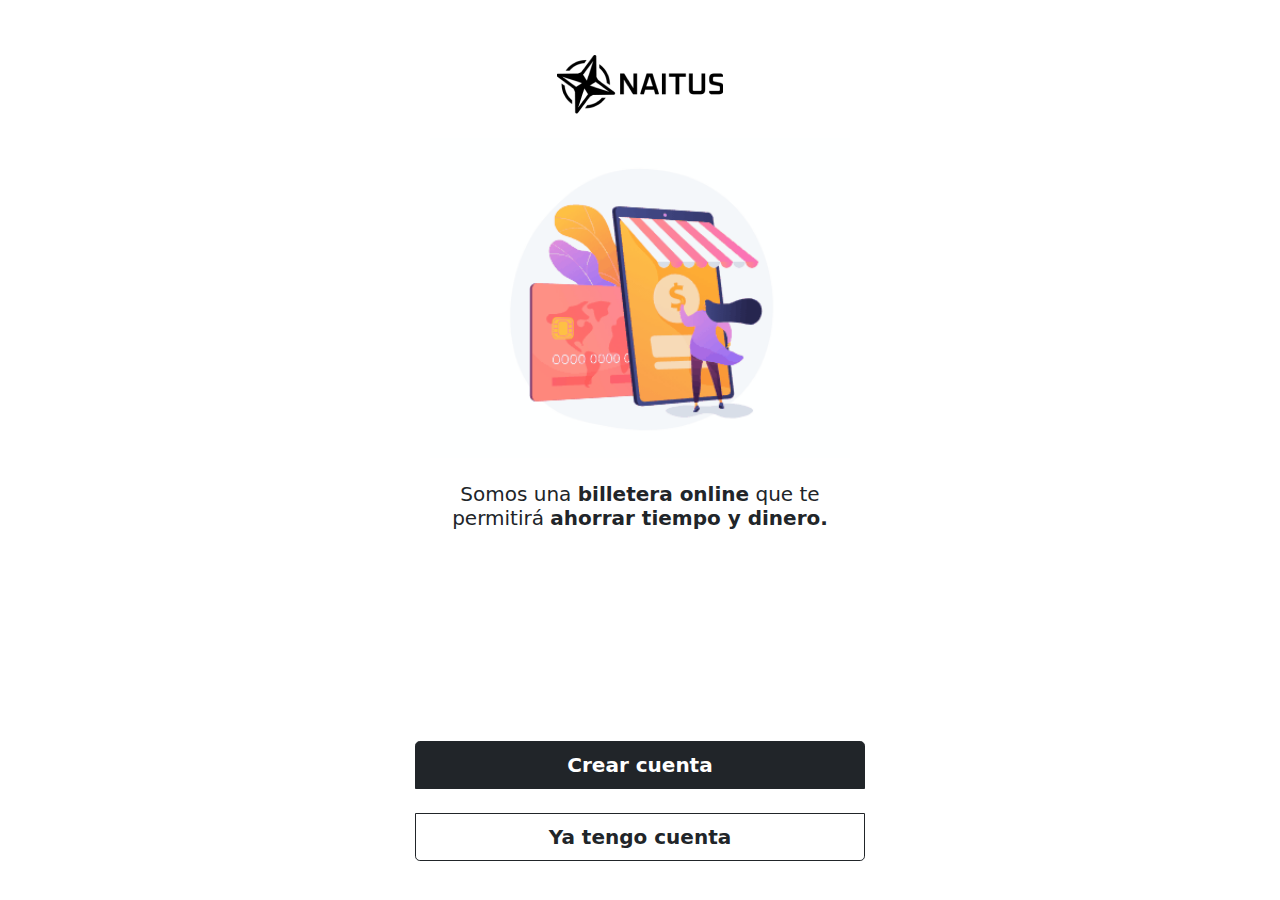
<file: index.html>
<!doctype html>
<html lang="en">

<head>

    <meta charset="utf-8">
    <meta name="viewport" content="width=device-width, initial-scale=1">

    <!-- Bootstrap CSS -->
    <link href="css/bootstrap.min.css" rel="stylesheet">

    <title>¡Bienvenida!</title>
</head>

<body>
    <script src="js/bootstrap.min.js"></script>

    <!-- Custom styles for this template -->
    <link href="index.css" rel="stylesheet">

    </head>

    <body class="text-center">
        <main class="form-signin">
            <form>
                <img class="mb-4" src="assets/logoNaitus.png" alt="" width="166" height="59">
                <img class="mb-4 w-100" src="assets/iconoBienvenida.gif" alt="">
                <h5>Somos una <strong>billetera online</strong> que te permitirá <strong>ahorrar tiempo y
                        dinero.</strong></h5>
                <div class="w-100 btn-group-container">
                    <div class="w-100 btn-group-vertical">
                        <a class="btn btn-lg btn btn-dark" href="documentoIdentidad.html"> <strong>Crear cuenta</strong>
                        </a>
                        <button class="btn btn-lg btn btn-outline-dark mt-4"><strong>Ya tengo cuenta</strong></button>
                    </div>
                </div>
            </form>
        </main>
    </body>

</html>
</file>
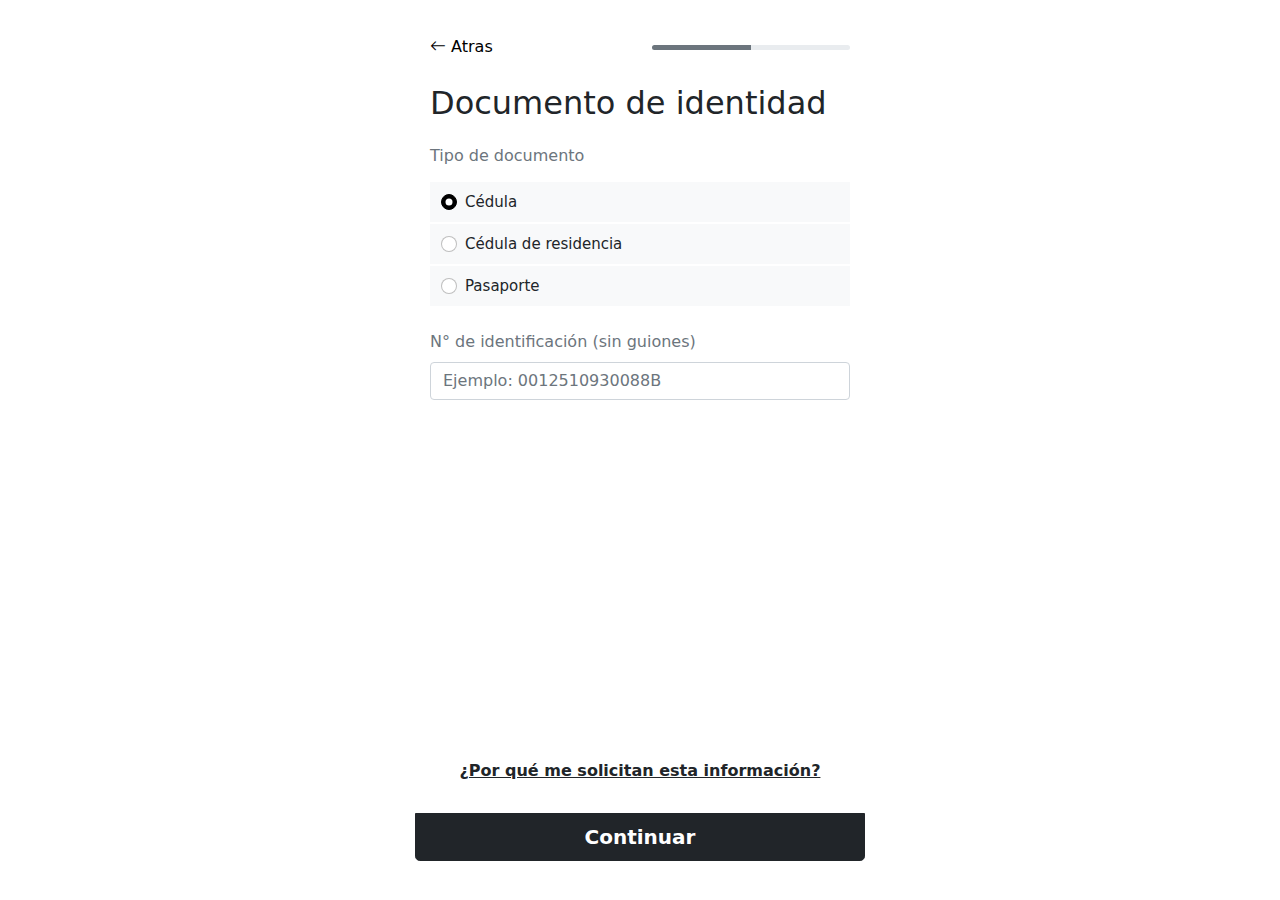
<file: documentoIdentidad.html>
<!doctype html>
<html lang="en">

<head>

    <meta charset="utf-8">
    <meta name="viewport" content="width=device-width, initial-scale=1">

    <!-- Bootstrap CSS -->
    <link href="css/bootstrap.min.css" rel="stylesheet">

    <title>Documento de identidad</title>

</head>

<body>
    <script src="js/bootstrap.min.js"></script>

    <!-- Custom styles for this template -->
    <link href="documentoIdentidad.css" rel="stylesheet">
    <link rel="stylesheet" href="https://cdn.jsdelivr.net/npm/bootstrap-icons@1.3.0/font/bootstrap-icons.css">

    </head>

    <body class="text">
        <main class="form-register">
            <form>
                <div class="w-100">
                    <div class="header row justify-content-between">
                        <div class="col-4">
                            <a class="return" href="index.html" style="text-decoration:none">
                                <i class="bi bi-arrow-left"></i>
                                Atras
                            </a>
                        </div>
                        <div class="progress-container col-6 ">
                            <div class="progress" style="height: 5px; ">
                                <div class="progress-bar bg-secondary" role="progressbar" style="width: 50%"
                                    aria-valuenow="50" aria-valuemin="0" aria-valuemax="100"></div>
                            </div>
                        </div>
                    </div>
                </div>
                <div class="register">
                    <div class="text">
                        <h2>Documento de identidad</h2>
                    </div>
                    <h6 class="mb-2 mt-4 text-muted">Tipo de documento</h6>
                    <div class="my-3 ">
                        <div class="form-check bg-light text-dark">
                            <input id="cedula" name="documentoIdentidad" type="radio" class="form-check-input" checked
                                required>
                            <label class="form-check-label" for="cedula">Cédula</label>
                        </div>
                        <div class="form-check bg-light text-dark">
                            <input id="cedulaResidencia" name="documentoIdentidad" type="radio" class="form-check-input"
                                required>
                            <label class="form-check-label" for="cedulaResidencia">Cédula de residencia</label>
                        </div>
                        <div class="form-check bg-light text-dark">
                            <input id="Pasaporte" name="documentoIdentidad" type="radio" class="form-check-input"
                                required>
                            <label class="form-check-label" for="Pasaporte">Pasaporte</label>
                        </div>
                    </div>
                    <div class="mb-3 mt-4">
                        <label for="input" class="form-label text-muted">N° de identificación (sin guiones)</label>
                        <input type="identificacion" class="form-control" id="input"
                            placeholder="Ejemplo: 0012510930088B">
                    </div>
                    <div class="w-100 btn-group-container">
                        <div class="w-100 btn-group-vertical">
                            <button class="mb-4 btn btn-link-dark text-center" type="button" data-bs-toggle="offcanvas"
                                data-bs-target="#offcanvasBottom" aria-controls="offcanvasBottom">
                                <u><strong>¿Por qué me solicitan esta información?</strong></u>
                            </button>
                            <div class="offcanvas offcanvas-bottom" tabindex="-1" id="offcanvasBottom"
                                aria-labelledby="offcanvasBottomLabel">
                                <div class="offcanvas-header">
                                    <button type="button" class="btn-close text-reset" data-bs-dismiss="offcanvas"
                                        aria-label="Close"></button>
                                </div>
                                <div class="offcanvas-body medium">
                                    Aenean augue magna, vestibulum vitae sapien at, consectetur tristique orci. Nam
                                    mauris
                                    velit, faucibus eget leo id, imperdiet gravida turpis. Proin euismod pellentesque
                                    tristique.
                                    Nullam convallis facilisis dictum. Etiam ultricies orci ut dictum vehicula. Quisque
                                    ut
                                    massa
                                    vestibulum, ultricies nisi a, dignissim leo.
                                </div>
                            </div>
                            <a class="btn btn-lg btn btn-dark" href="feedback.html"> <strong>Continuar</strong> </a>
                        </div>
                    </div>
                </div>
            </form>
        </main>
    </body>

</html>
</file>
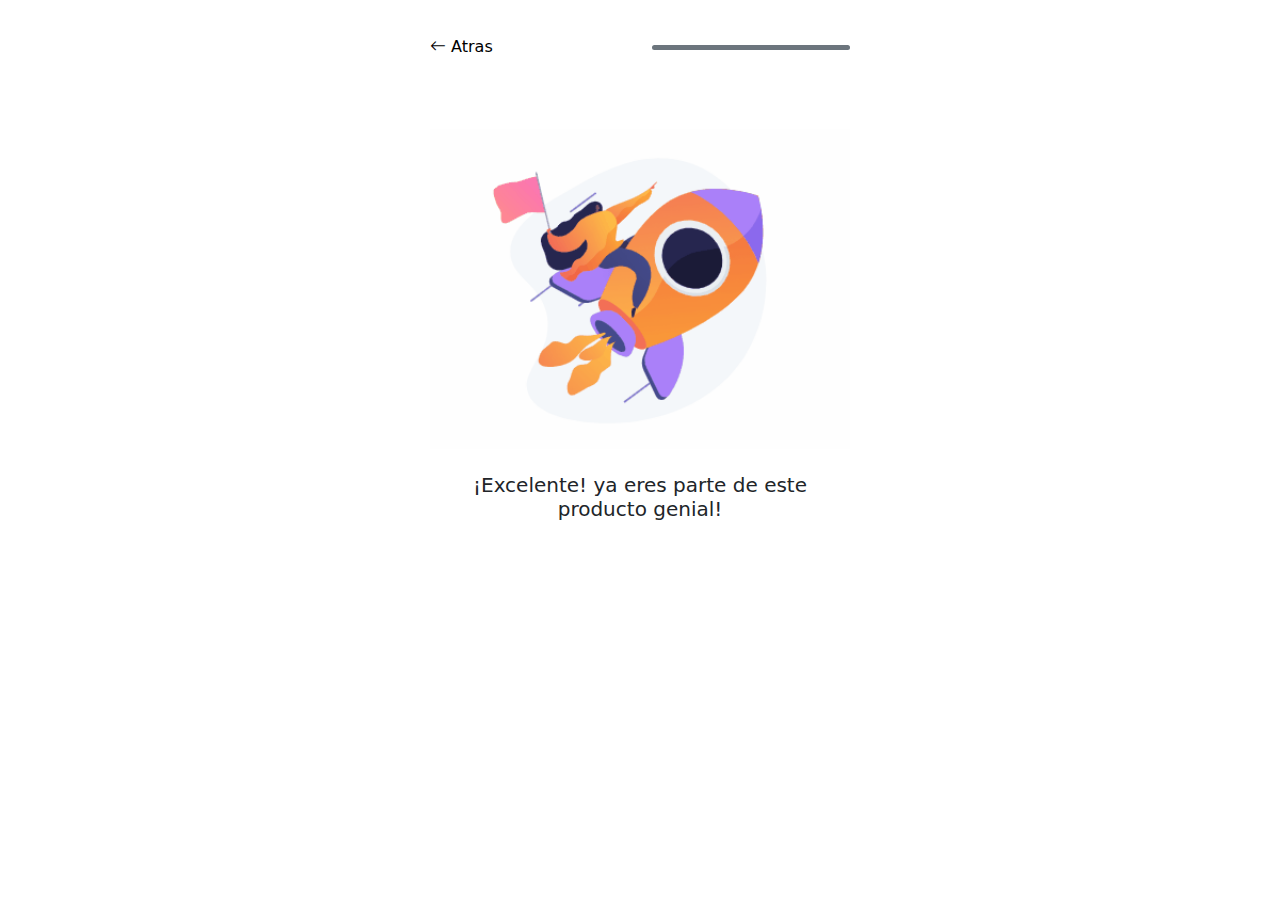
<file: feedback.html>
<!doctype html>
<html lang="en">

<head>

    <meta charset="utf-8">
    <meta name="viewport" content="width=device-width, initial-scale=1">

    <!-- Bootstrap CSS -->
    <link href="css/bootstrap.min.css" rel="stylesheet">

    <title>Feedback avance</title>

</head>

<body>
    <script src="js/bootstrap.min.js"></script>

    <!-- Custom styles for this template -->
    <link href="feedback.css" rel="stylesheet">
    <link rel="stylesheet" href="https://cdn.jsdelivr.net/npm/bootstrap-icons@1.3.0/font/bootstrap-icons.css">

    </head>

    <body>
        <main class="feedback">
            <form>
                <div class="w-100">
                    <div class="header row justify-content-between">
                        <div class="col-4">
                            <a class="return" href="documentoIdentidad.html" style="text-decoration:none">
                                <i class="bi bi-arrow-left"></i>
                                Atras
                            </a>
                        </div>
                        <div class="progress-container col-6 ">
                            <div class="progress" style="height: 5px; ">
                                <div class="progress-bar bg-secondary" role="progressbar" style="width: 100%"
                                    aria-valuenow="100" aria-valuemin="0" aria-valuemax="100"></div>
                            </div>
                        </div>
                    </div>
                </div>
                <div class="feedback-container">
                    <div class="feedback-image">
                        <img class="mb-4 w-100" src="assets/feedback.gif" alt="">
                    </div>
                    <div class="feedback-text text-center">
                        <h5>¡Excelente! ya eres parte de este producto genial!</h5>
                    </div>
                </div>
            </form>
        </main>
    </body>

</html>
</file>
<file: index.css>
body {
  height: 100%;
}

body {
  display: flex;
  justify-content: center;
  align-items: center;
  padding-top: 40px;
  padding-bottom: 40px;
  background-color: white;
}

.form-signin {
  width: 100%;
  max-width: 330px;
  padding: 15px;
  max-width: 450px;
}

.form-signin .btn-group-container {
  position: absolute;
  bottom: 39px;
  left: 0px;
  padding: 0 20px;
  justify-content: center;
  display: flex;
}

.form-signin .btn-group-vertical {
  max-width: 450px;
}

.bd-placeholder-img {
  font-size: 1.125rem;
  text-anchor: middle;
  -webkit-user-select: none;
  -moz-user-select: none;
  user-select: none;
}

@media (min-width: 768px) {
  .bd-placeholder-img-lg {
    font-size: 3.5rem;
  }
}
</file>
<file: documentoIdentidad.css>
.form-register {
  width: 100%;
  max-width: 450px;
  padding: 15px;
  margin: auto;
}

.header {
  margin-top: 20px;
  margin-bottom: 25px;
}

.return {
  color: black;
}

.progress-container {
  margin: auto;
  justify-content: space-evenly;
  height: 100%;
  margin-right: 0px;
}

.form-check {
  padding-bottom: 8px;
  padding-top: 8px;
  padding-left: 35px;
}

.form-check-label {
  font-style: normal;
  font-weight: 500;
  font-size: 15px;
}

.form-check-input:checked{
  background-color: black;
  border-color: black;
}

.btn-group-container {
  position: absolute;
  bottom: 39px;
  left: 0px;
  padding: 0 20px;
  justify-content: center;
  display: flex;
}

.btn-group-vertical {
  max-width: 450px;
}

.offcanvas-header{
    margin-left: auto;
}

.offcanvas-bottom{
    height: 46vh;
    border-radius: 10px 10px 0px 0px;
  }
</file>
<file: feedback.css>
.feedback {
  width: 100%;
  max-width: 450px;
  padding: 15px;
  margin: auto;
}

.header {
  margin-top: 20px;
  margin-bottom: 70px;
}

.return {
  color: black;
}

.progress-container {
  margin: auto;
  justify-content: space-evenly;
  height: 100%;
  margin-right: 0px;
}

.feedback-image{
  text-align: center;
}
</file>
